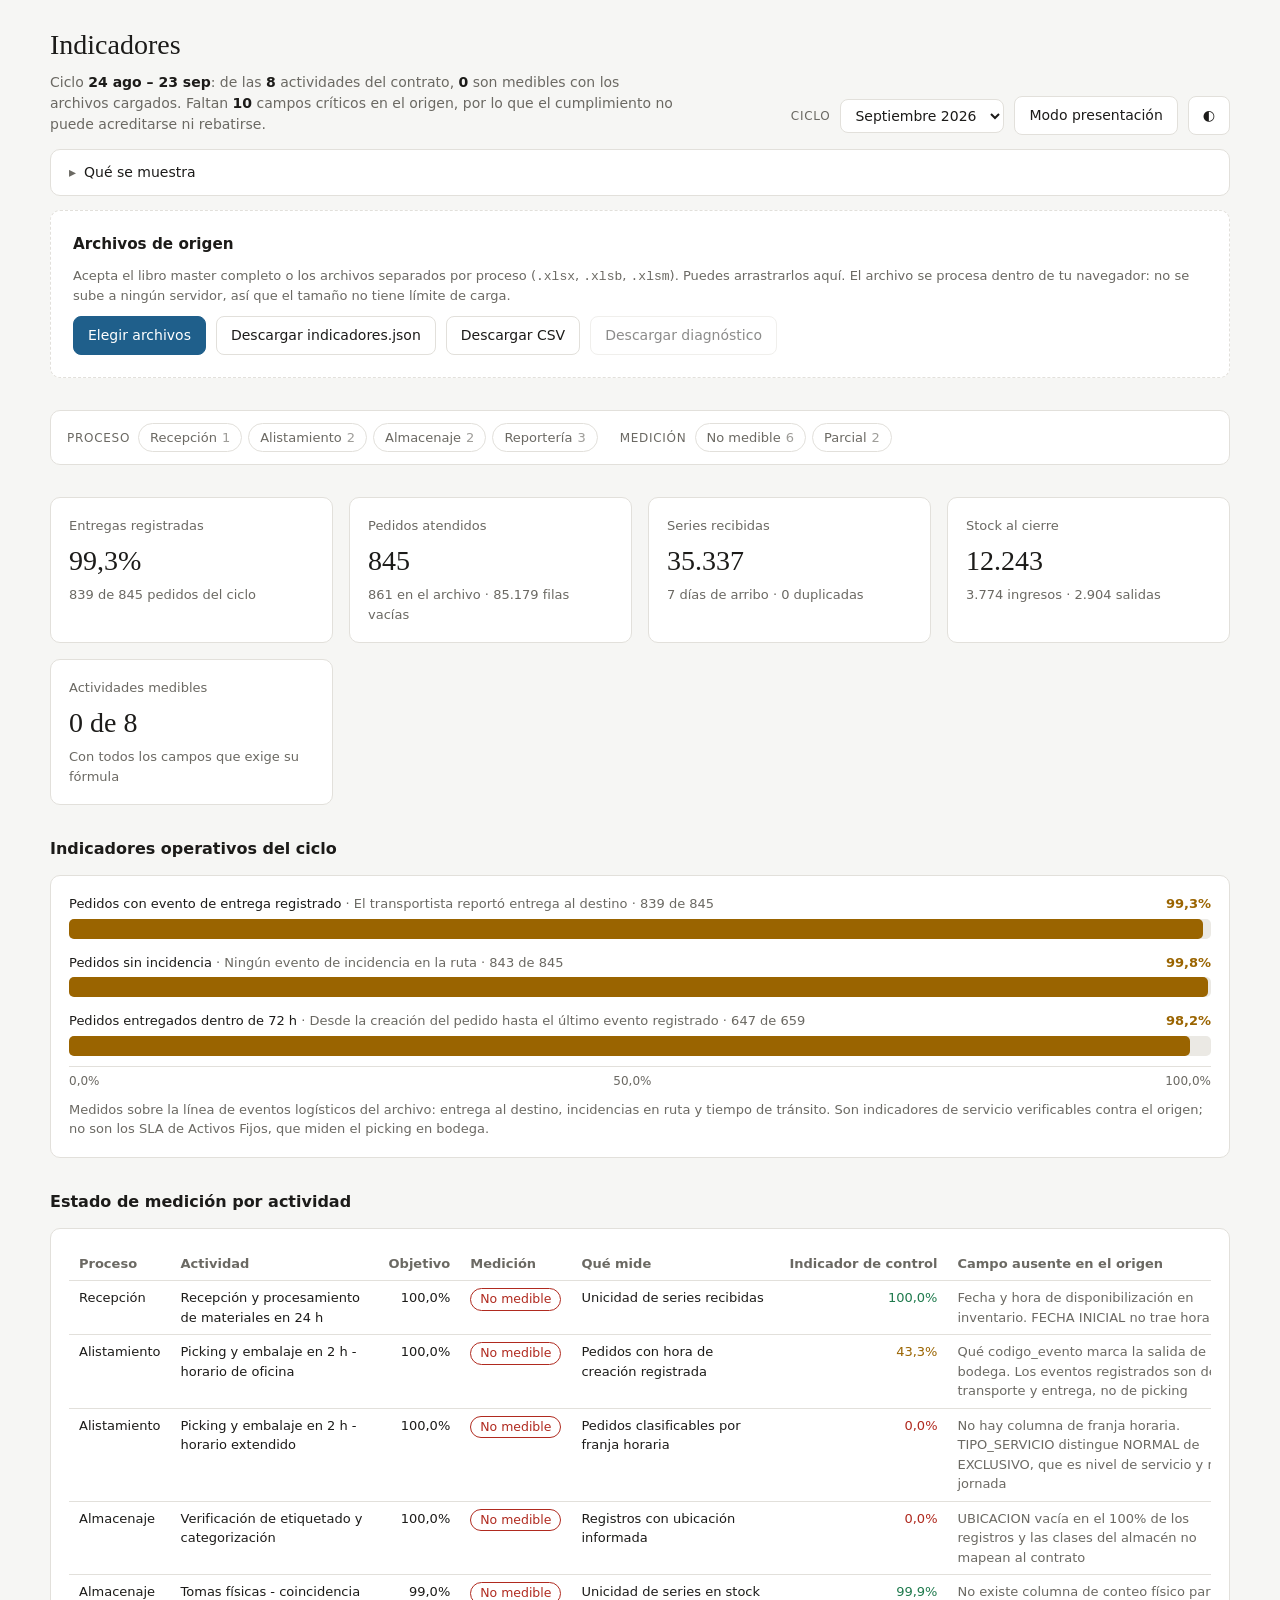
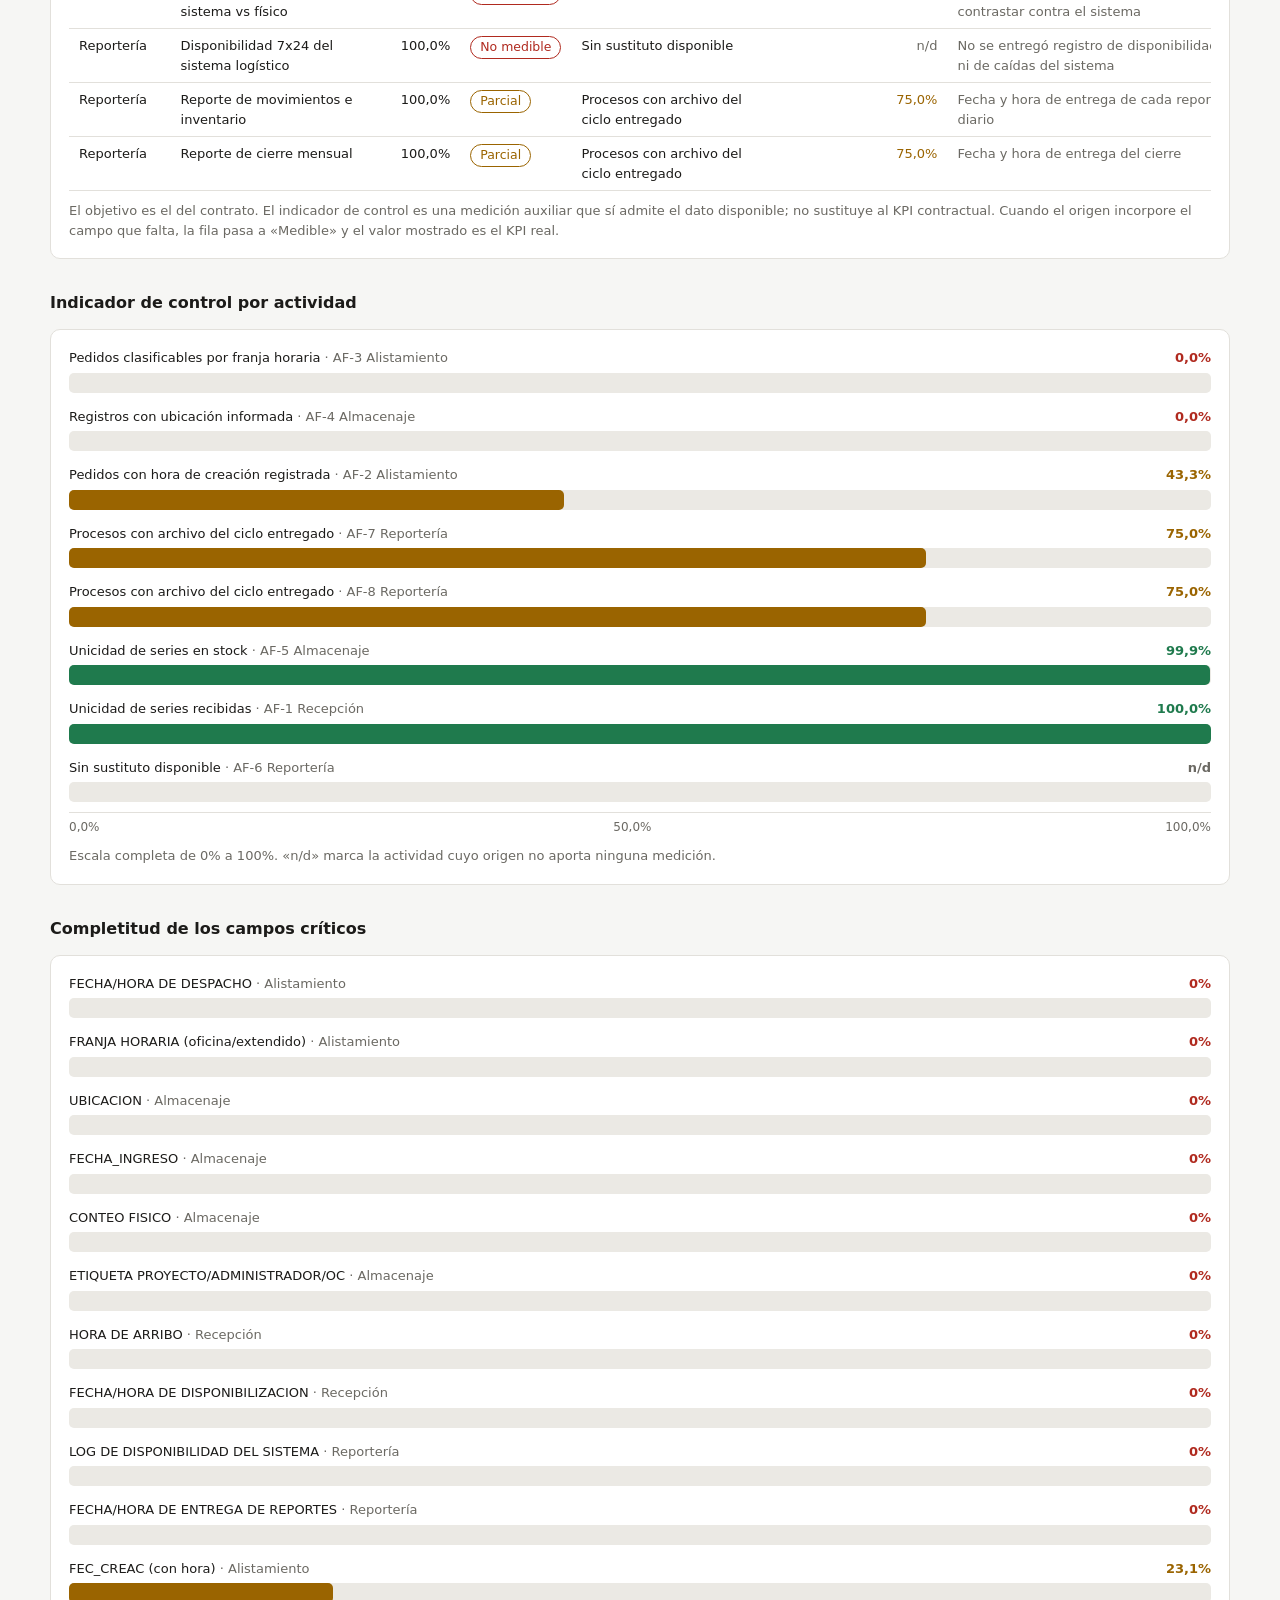
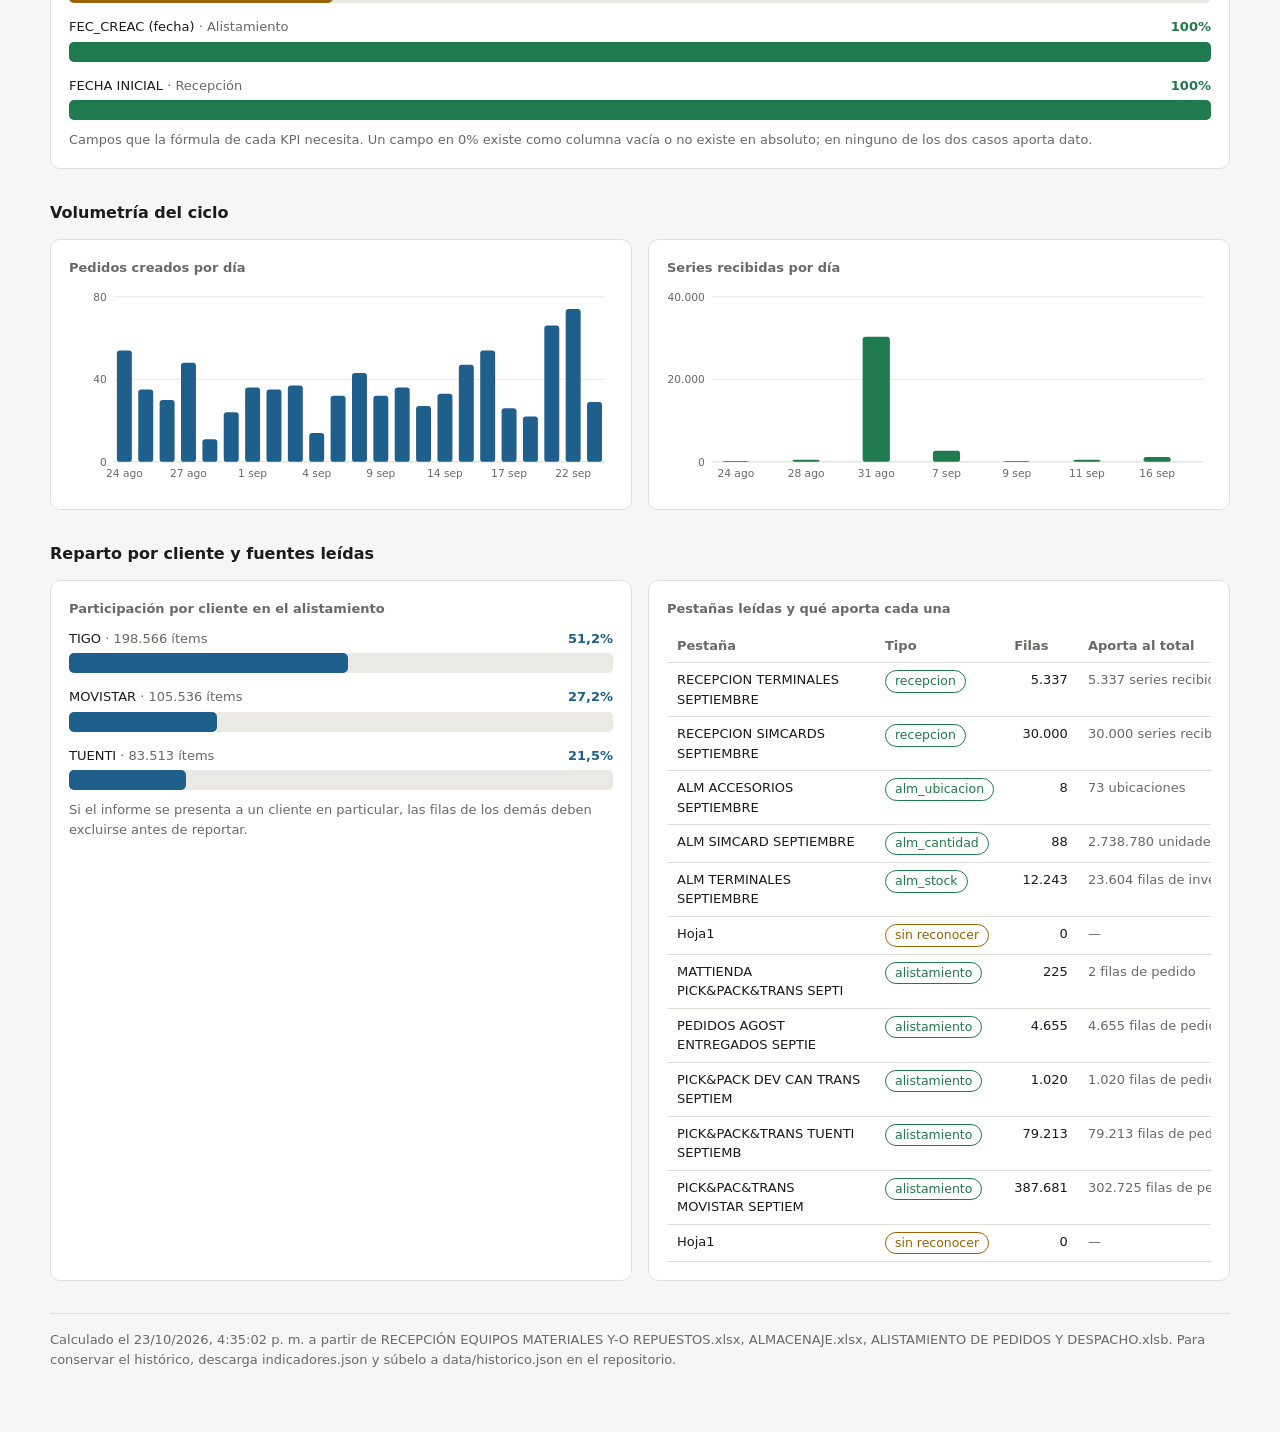
<file: index.html>
<!doctype html>
<html lang="es">
<head>
<meta charset="utf-8">
<meta name="viewport" content="width=device-width, initial-scale=1, viewport-fit=cover">
<title>Indicadores</title>
<meta name="description" content="Tablero de indicadores de servicio de Activos Fijos. Lee los libros de Excel del proveedor en el navegador, sin subirlos a ningún servidor.">
<link rel="icon" href="data:image/svg+xml,<svg xmlns='http://www.w3.org/2000/svg' viewBox='0 0 16 16'><text y='13' font-size='13'>📊</text></svg>">
<link rel="stylesheet" href="assets/app.css">
</head>
<body>
<div class="wrap">

  <header class="top">
    <div class="topline">
      <div style="display:grid;gap:6px;min-width:0">
        <h1>Indicadores</h1>
        <p class="lede" id="lede">Carga el archivo master, o los archivos por proceso, para calcular los indicadores del ciclo.</p>
      </div>
      <div class="controls">
        <span class="lab">Ciclo</span>
        <select id="periodo" aria-label="Ciclo de reporte" disabled><option>—</option></select>
        <button class="btn" id="presentar" type="button" aria-pressed="false">Modo presentación</button>
        <button class="btn" id="tema" type="button" title="Cambiar tema" aria-label="Cambiar tema">◐</button>
      </div>
    </div>

    <details class="vista" id="vista">
      <summary>Qué se muestra</summary>
      <div class="vista-cuerpo">
        <fieldset>
          <legend>Columnas de la tabla</legend>
          <label><input type="checkbox" data-col="proceso" checked> Proceso</label>
          <label><input type="checkbox" data-col="objetivo" checked> Objetivo</label>
          <label><input type="checkbox" data-col="medicion" checked> Medición</label>
          <label><input type="checkbox" data-col="quemide" checked> Qué mide</label>
          <label><input type="checkbox" data-col="falta" checked> Campo ausente</label>
        </fieldset>
        <fieldset>
          <legend>Secciones</legend>
          <label><input type="checkbox" data-sec="cifras" checked> Resumen del ciclo</label>
          <label><input type="checkbox" data-sec="operativos" checked> Indicadores operativos</label>
          <label><input type="checkbox" data-sec="medicion" checked> Estado de medición</label>
          <label><input type="checkbox" data-sec="control" checked> Indicador de control</label>
          <label><input type="checkbox" data-sec="campos" checked> Completitud de campos</label>
          <label><input type="checkbox" data-sec="volumen" checked> Volumetría</label>
          <label><input type="checkbox" data-sec="reparto" checked> Reparto y fuentes</label>
        </fieldset>
        <p class="cap muted">La actividad y su indicador de control no se ocultan: son lo que da sentido a la cifra. El modo presentación esconde la carga de archivos y agranda la letra para proyectar.</p>
      </div>
    </details>

    <div class="drop" id="drop">
      <h2>Archivos de origen</h2>
      <p class="cap muted">
        Acepta el libro master completo o los archivos separados por proceso (<code>.xlsx</code>, <code>.xlsb</code>, <code>.xlsm</code>).
        Puedes arrastrarlos aquí. El archivo se procesa dentro de tu navegador: no se sube a ningún servidor, así que el tamaño no tiene límite de carga.
      </p>
      <div class="controls">
        <input type="file" id="files" multiple accept=".xlsx,.xlsb,.xlsm,.xls" hidden>
        <button class="btn primary" id="elegir" type="button">Elegir archivos</button>
        <button class="btn" id="descargar" type="button" disabled>Descargar indicadores.json</button>
        <button class="btn" id="descargarCsv" type="button" disabled>Descargar CSV</button>
        <button class="btn" id="descargarDiag" type="button" disabled>Descargar diagnóstico</button>
      </div>
      <div class="bar-progress" id="progress" hidden><i></i></div>
      <div class="log" id="log" hidden></div>
    </div>
  </header>

  <div class="filtros" id="filtros" hidden>
    <div class="filtro-grupo">
      <span class="lab">Proceso</span>
      <div class="chips" id="chipsProceso"></div>
    </div>
    <div class="filtro-grupo">
      <span class="lab">Medición</span>
      <div class="chips" id="chipsEstado"></div>
    </div>
    <button class="btn limpiar" id="limpiar" type="button" hidden>Limpiar filtros</button>
  </div>

  <section id="cifras">
    <div class="grid" id="tiles"></div>
  </section>

  <section id="operativos">
    <h2>Indicadores operativos del ciclo</h2>
    <div class="card">
      <div class="rows" id="barrasOperativos"></div>
      <div class="axis" id="ejeOperativos"></div>
      <p class="cap muted">Medidos sobre la línea de eventos logísticos del archivo: entrega al destino, incidencias en ruta y tiempo de tránsito. Son indicadores de servicio verificables contra el origen; no son los SLA de Activos Fijos, que miden el picking en bodega.</p>
    </div>
  </section>

  <section id="medicion">
    <h2>Estado de medición por actividad</h2>
    <div class="card">
      <div class="tablewrap">
        <table id="tabla">
          <thead><tr>
            <th data-col="proceso">Proceso</th>
            <th data-col="actividad">Actividad</th>
            <th data-col="objetivo">Objetivo</th>
            <th data-col="medicion">Medición</th>
            <th data-col="quemide">Qué mide</th>
            <th data-col="valor">Indicador de control</th>
            <th data-col="falta">Campo ausente en el origen</th>
          </tr></thead>
          <tbody></tbody>
        </table>
      </div>
      <p class="cap muted">El objetivo es el del contrato. El indicador de control es una medición auxiliar que sí admite el dato disponible; no sustituye al KPI contractual. Cuando el origen incorpore el campo que falta, la fila pasa a «Medible» y el valor mostrado es el KPI real.</p>
    </div>
  </section>

  <section id="control">
    <h2>Indicador de control por actividad</h2>
    <div class="card">
      <div class="rows" id="barras"></div>
      <div class="axis" id="eje"></div>
      <p class="cap muted" id="notaBarras"></p>
    </div>
  </section>

  <section id="campos">
    <h2>Completitud de los campos críticos</h2>
    <div class="card">
      <div class="rows" id="barrasCampos"></div>
      <p class="cap muted">Campos que la fórmula de cada KPI necesita. Un campo en 0% existe como columna vacía o no existe en absoluto; en ninguno de los dos casos aporta dato.</p>
    </div>
  </section>

  <section id="volumen">
    <h2>Volumetría del ciclo</h2>
    <div class="grid2">
      <div class="card"><h3 class="stat-k">Pedidos creados por día</h3><div class="chart" id="chartPed"></div></div>
      <div class="card"><h3 class="stat-k">Series recibidas por día</h3><div class="chart" id="chartRec"></div></div>
    </div>
  </section>

  <section id="reparto">
    <h2>Reparto por cliente y fuentes leídas</h2>
    <div class="grid2">
      <div class="card">
        <h3 class="stat-k">Participación por cliente en el alistamiento</h3>
        <div class="rows" id="clientes"></div>
        <p class="cap muted">Si el informe se presenta a un cliente en particular, las filas de los demás deben excluirse antes de reportar.</p>
      </div>
      <div class="card">
        <h3 class="stat-k">Pestañas leídas y qué aporta cada una</h3>
        <div class="tablewrap">
          <table id="hojas"><thead><tr><th>Pestaña</th><th>Tipo</th><th>Filas</th><th>Aporta al total</th></tr></thead><tbody></tbody></table>
        </div>
      </div>
    </div>
  </section>

  <footer>
    <p id="pie">Los datos se calculan en el navegador. Para conservar el histórico, descarga <code>indicadores.json</code> y súbelo a <code>data/historico.json</code> en el repositorio.</p>
  </footer>

</div>
<script src="assets/app.js"></script>
</body>
</html>
</file>
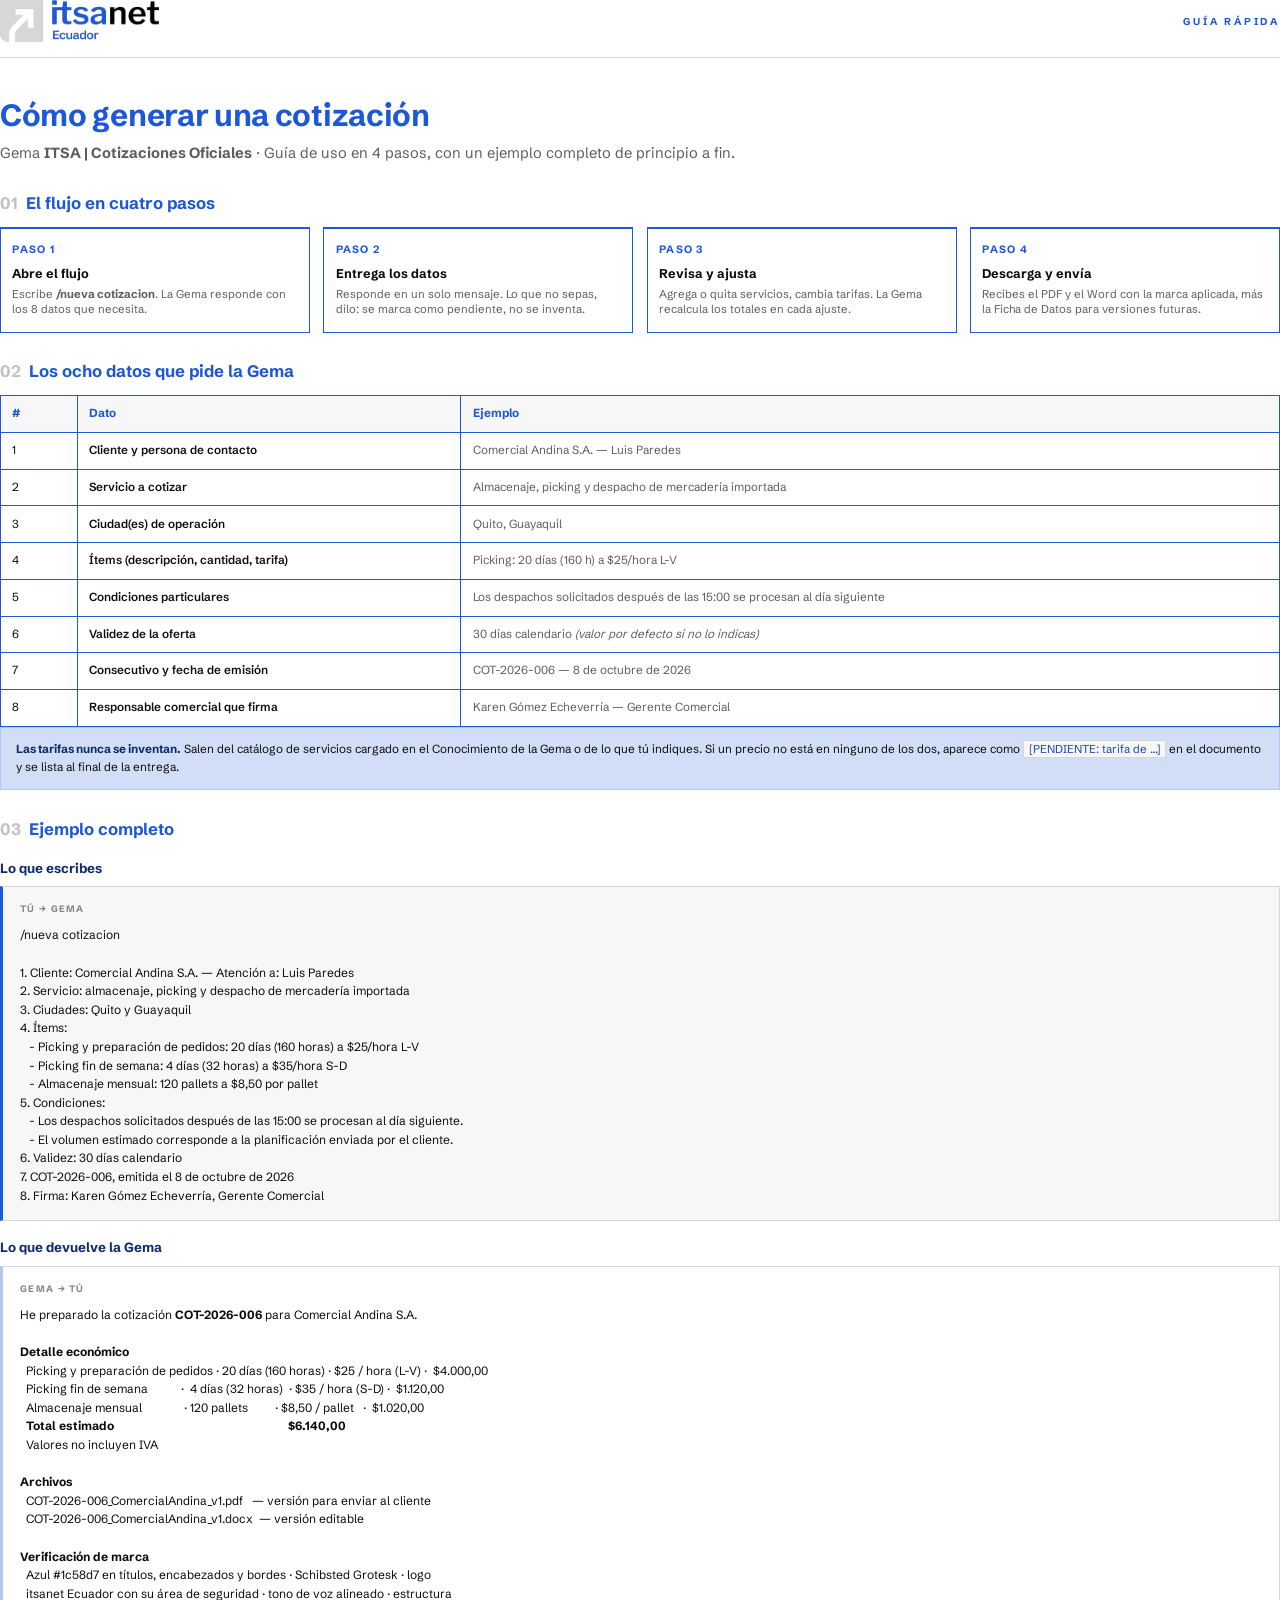
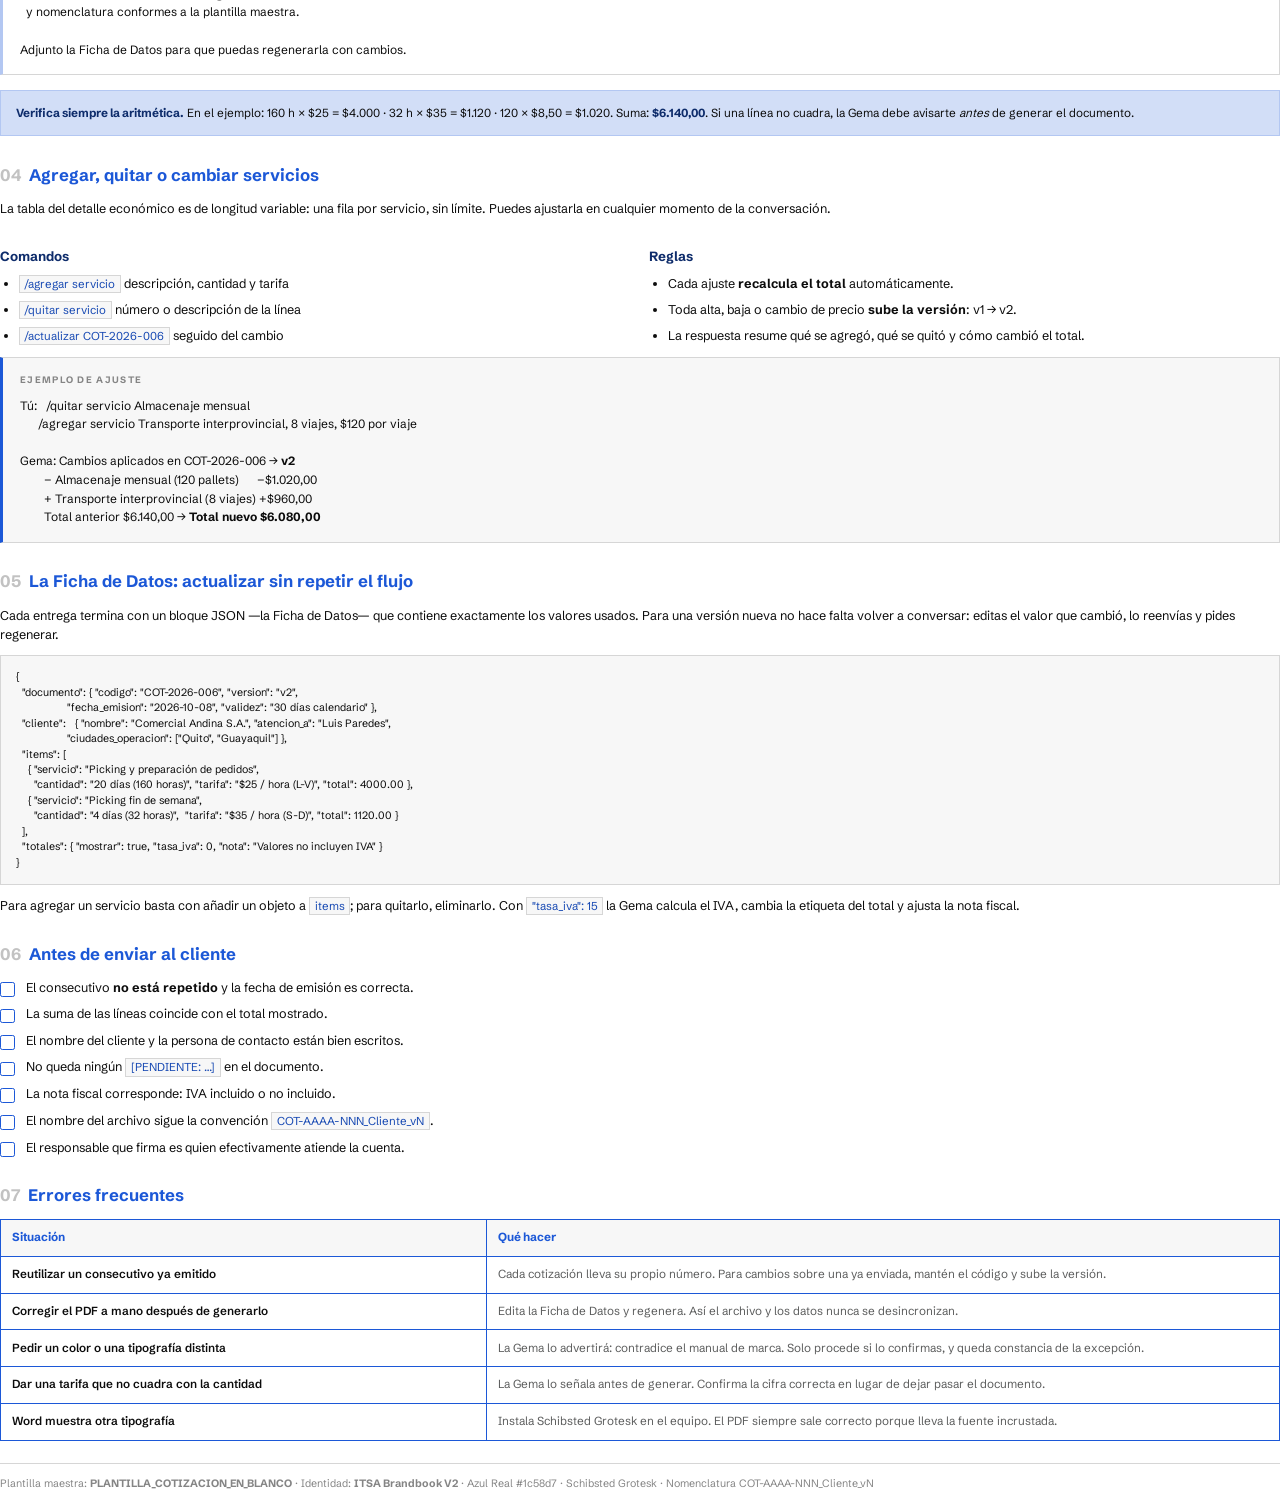
<file: plantillas/guia/guia_rapida_cotizacion.html>
<!DOCTYPE html>
<html lang="es">
<head>
<meta charset="utf-8">
<title>Guía rápida — Cómo generar una cotización</title>
<style>
  @font-face{font-family:'Schibsted Grotesk';src:url('../assets/fonts/SchibstedGrotesk-400.woff2') format('woff2');font-weight:400}
  @font-face{font-family:'Schibsted Grotesk';src:url('../assets/fonts/SchibstedGrotesk-500.woff2') format('woff2');font-weight:500}
  @font-face{font-family:'Schibsted Grotesk';src:url('../assets/fonts/SchibstedGrotesk-600.woff2') format('woff2');font-weight:600}
  @font-face{font-family:'Schibsted Grotesk';src:url('../assets/fonts/SchibstedGrotesk-700.woff2') format('woff2');font-weight:700}

  :root{
    --azul:#1c58d7; --azul-60:#1749B3; --azul-80:#0E2C6B;
    --tint-10:#D2DEF7; --tint-20:#B3C7F2;
    --gris-fondo:#F7F7F7; --gris-linea:#D6D6D6; --gris-num:#C2C2C2;
    --gris-label:#858585; --gris-texto:#5C5D5D; --negro:#0C0C0C;
    --fuente:'Schibsted Grotesk','Inter',Arial,Helvetica,sans-serif;
  }
  @page{size:A4;margin:28mm 18mm 14mm 18mm}
  *{box-sizing:border-box}
  html,body{margin:0;padding:0}
  body{font-family:var(--fuente);font-size:9.5pt;line-height:1.5;color:var(--negro);
       -webkit-print-color-adjust:exact;print-color-adjust:exact;background:#fff}

  table.hoja{width:100%;border-collapse:collapse}
  table.hoja>thead>tr>th,table.hoja>tbody>tr>td{border:0;padding:0;text-align:left;font-weight:400}
  table.hoja>thead>tr>th{padding-bottom:7mm}
  .encabezado .fila{display:flex;align-items:center;justify-content:space-between}
  .encabezado img{width:42mm;height:auto;display:block}
  .etiqueta-doc{font-size:7.5pt;font-weight:700;color:var(--azul);text-transform:uppercase;
                letter-spacing:.28em;white-space:nowrap}
  .encabezado hr{border:0;border-top:.75px solid var(--gris-linea);margin:4mm 0 0}

  h1{font-size:23pt;font-weight:700;color:var(--azul);margin:2mm 0 1mm;letter-spacing:-.01em}
  .bajada{font-size:11pt;color:var(--gris-texto);margin:0 0 6mm}
  h2{margin:7mm 0 3mm;font-size:12.5pt;font-weight:700;color:var(--azul);
     display:flex;align-items:baseline;gap:2mm;
     break-after:avoid;page-break-after:avoid}
  h2 .num{color:var(--gris-num)}
  h3{margin:4.5mm 0 2mm;font-size:10pt;font-weight:700;color:var(--azul-80);
     break-after:avoid;page-break-after:avoid}
  p{margin:0 0 3mm}

  /* pasos */
  .pasos{display:flex;gap:3.5mm;margin:0 0 2mm}
  .paso{flex:1;border:.75px solid var(--azul);border-top:2.5px solid var(--azul);
        padding:3.5mm 3mm;background:#fff}
  .paso .n{font-size:8pt;font-weight:700;color:var(--azul);letter-spacing:.12em}
  .paso .t{font-weight:700;font-size:9.5pt;margin:1.5mm 0 1mm}
  .paso .d{font-size:8.5pt;color:var(--gris-texto);line-height:1.4}

  table.datos{width:100%;border-collapse:collapse;table-layout:fixed}
  table.datos th,table.datos td{border:.75px solid var(--azul);padding:2.4mm 3mm;
       vertical-align:top;font-size:8.8pt;word-wrap:break-word}
  table.datos th{background:var(--gris-fondo);color:var(--azul);font-weight:700;text-align:left}
  table.datos td.campo{font-weight:600}
  table.datos td.ej{color:var(--gris-texto)}

  .mensaje{border:.75px solid var(--gris-linea);border-left:3px solid var(--azul);
           background:var(--gris-fondo);padding:4mm 4.5mm;margin:0 0 4mm;
           font-size:9pt;line-height:1.55;white-space:pre-wrap}
  .mensaje .quien{display:block;font-size:7pt;font-weight:700;color:var(--gris-label);
                  text-transform:uppercase;letter-spacing:.14em;margin-bottom:2.5mm}
  .respuesta{border-left-color:var(--tint-20);background:#fff}

  ul.limpia{margin:0 0 3mm;padding-left:5mm}
  ul.limpia li{margin:0 0 1.8mm}
  ol.limpia{margin:0 0 3mm;padding-left:5mm}
  ol.limpia li{margin:0 0 1.8mm}

  .check{list-style:none;margin:0;padding:0}
  .check li{margin:0 0 2mm;padding-left:7mm;position:relative}
  .check li::before{content:'';position:absolute;left:0;top:1.1mm;width:3.4mm;height:3.4mm;
                    border:1px solid var(--azul);border-radius:.6mm}

  .aviso{border:.75px solid var(--tint-20);background:var(--tint-10);
         padding:3.5mm 4mm;margin:0 0 4mm;font-size:8.8pt}
  .aviso b{color:var(--azul-80)}

  code{font-family:'Schibsted Grotesk',monospace;background:var(--gris-fondo);
       border:.5px solid var(--gris-linea);padding:.3mm 1.2mm;font-size:8.6pt;color:var(--azul-60)}
  .json{border:.75px solid var(--gris-linea);background:var(--gris-fondo);padding:3.5mm 4mm;
        font-size:8pt;line-height:1.45;white-space:pre;overflow:hidden;margin:0 0 3mm;
        font-family:'Schibsted Grotesk',monospace}

  .dosCol{display:flex;gap:5mm}
  .dosCol>div{flex:1}
  .nota-pie{margin-top:6mm;padding-top:3mm;border-top:.75px solid var(--gris-linea);
            font-size:8pt;color:var(--gris-label)}
  .salto{break-before:page;page-break-before:always}
  .evitar{break-inside:avoid;page-break-inside:avoid}
</style>
</head>
<body>
<table class="hoja">
<thead><tr><th>
  <header class="encabezado">
    <div class="fila">
      <img src="../assets/img/logo_itsanet_ecuador.png" alt="itsanet Ecuador">
      <span class="etiqueta-doc">Guía rápida</span>
    </div>
    <hr>
  </header>
</th></tr></thead>
<tbody><tr><td>

<h1>Cómo generar una cotización</h1>
<p class="bajada">Gema <b>ITSA | Cotizaciones Oficiales</b> · Guía de uso en 4 pasos, con un ejemplo completo de principio a fin.</p>

<h2><span class="num">01</span> El flujo en cuatro pasos</h2>
<div class="pasos evitar">
  <div class="paso">
    <div class="n">PASO 1</div>
    <div class="t">Abre el flujo</div>
    <div class="d">Escribe <b>/nueva cotizacion</b>. La Gema responde con los 8 datos que necesita.</div>
  </div>
  <div class="paso">
    <div class="n">PASO 2</div>
    <div class="t">Entrega los datos</div>
    <div class="d">Responde en un solo mensaje. Lo que no sepas, dilo: se marca como pendiente, no se inventa.</div>
  </div>
  <div class="paso">
    <div class="n">PASO 3</div>
    <div class="t">Revisa y ajusta</div>
    <div class="d">Agrega o quita servicios, cambia tarifas. La Gema recalcula los totales en cada ajuste.</div>
  </div>
  <div class="paso">
    <div class="n">PASO 4</div>
    <div class="t">Descarga y envía</div>
    <div class="d">Recibes el PDF y el Word con la marca aplicada, más la Ficha de Datos para versiones futuras.</div>
  </div>
</div>

<h2><span class="num">02</span> Los ocho datos que pide la Gema</h2>
<table class="datos evitar">
  <colgroup><col style="width:6%"><col style="width:30%"><col style="width:64%"></colgroup>
  <tr><th>#</th><th>Dato</th><th>Ejemplo</th></tr>
  <tr><td>1</td><td class="campo">Cliente y persona de contacto</td><td class="ej">Comercial Andina S.A. — Luis Paredes</td></tr>
  <tr><td>2</td><td class="campo">Servicio a cotizar</td><td class="ej">Almacenaje, picking y despacho de mercadería importada</td></tr>
  <tr><td>3</td><td class="campo">Ciudad(es) de operación</td><td class="ej">Quito, Guayaquil</td></tr>
  <tr><td>4</td><td class="campo">Ítems (descripción, cantidad, tarifa)</td><td class="ej">Picking: 20 días (160 h) a $25/hora L-V</td></tr>
  <tr><td>5</td><td class="campo">Condiciones particulares</td><td class="ej">Los despachos solicitados después de las 15:00 se procesan al día siguiente</td></tr>
  <tr><td>6</td><td class="campo">Validez de la oferta</td><td class="ej">30 días calendario <i>(valor por defecto si no lo indicas)</i></td></tr>
  <tr><td>7</td><td class="campo">Consecutivo y fecha de emisión</td><td class="ej">COT-2026-006 — 8 de octubre de 2026</td></tr>
  <tr><td>8</td><td class="campo">Responsable comercial que firma</td><td class="ej">Karen Gómez Echeverría — Gerente Comercial</td></tr>
</table>

<div class="aviso evitar">
  <b>Las tarifas nunca se inventan.</b> Salen del catálogo de servicios cargado en el Conocimiento de la Gema
  o de lo que tú indiques. Si un precio no está en ninguno de los dos, aparece como
  <code>[PENDIENTE: tarifa de …]</code> en el documento y se lista al final de la entrega.
</div>

<h2><span class="num">03</span> Ejemplo completo</h2>
<h3>Lo que escribes</h3>
<div class="mensaje"><span class="quien">Tú → Gema</span>/nueva cotizacion

1. Cliente: Comercial Andina S.A. — Atención a: Luis Paredes
2. Servicio: almacenaje, picking y despacho de mercadería importada
3. Ciudades: Quito y Guayaquil
4. Ítems:
   - Picking y preparación de pedidos: 20 días (160 horas) a $25/hora L-V
   - Picking fin de semana: 4 días (32 horas) a $35/hora S-D
   - Almacenaje mensual: 120 pallets a $8,50 por pallet
5. Condiciones:
   - Los despachos solicitados después de las 15:00 se procesan al día siguiente.
   - El volumen estimado corresponde a la planificación enviada por el cliente.
6. Validez: 30 días calendario
7. COT-2026-006, emitida el 8 de octubre de 2026
8. Firma: Karen Gómez Echeverría, Gerente Comercial</div>

<h3>Lo que devuelve la Gema</h3>
<div class="mensaje respuesta"><span class="quien">Gema → Tú</span>He preparado la cotización <b>COT-2026-006</b> para Comercial Andina S.A.

<b>Detalle económico</b>
  Picking y preparación de pedidos · 20 días (160 horas) · $25 / hora (L-V) ·  $4.000,00
  Picking fin de semana           ·  4 días (32 horas)  · $35 / hora (S-D) ·  $1.120,00
  Almacenaje mensual              · 120 pallets         · $8,50 / pallet   ·  $1.020,00
  <b>Total estimado                                                          $6.140,00</b>
  Valores no incluyen IVA

<b>Archivos</b>
  COT-2026-006_ComercialAndina_v1.pdf   — versión para enviar al cliente
  COT-2026-006_ComercialAndina_v1.docx  — versión editable

<b>Verificación de marca</b>
  Azul #1c58d7 en títulos, encabezados y bordes · Schibsted Grotesk · logo
  itsanet Ecuador con su área de seguridad · tono de voz alineado · estructura
  y nomenclatura conformes a la plantilla maestra.

Adjunto la Ficha de Datos para que puedas regenerarla con cambios.</div>

<div class="aviso evitar">
  <b>Verifica siempre la aritmética.</b> En el ejemplo: 160&nbsp;h × $25 = $4.000 · 32&nbsp;h × $35 = $1.120 ·
  120 × $8,50 = $1.020. Suma: <b>$6.140,00</b>. Si una línea no cuadra, la Gema debe avisarte
  <i>antes</i> de generar el documento.
</div>

<h2><span class="num">04</span> Agregar, quitar o cambiar servicios</h2>
<p>La tabla del detalle económico es de longitud variable: una fila por servicio, sin límite. Puedes ajustarla en cualquier momento de la conversación.</p>
<div class="dosCol evitar">
  <div>
    <h3>Comandos</h3>
    <ul class="limpia">
      <li><code>/agregar servicio</code> descripción, cantidad y tarifa</li>
      <li><code>/quitar servicio</code> número o descripción de la línea</li>
      <li><code>/actualizar COT-2026-006</code> seguido del cambio</li>
    </ul>
  </div>
  <div>
    <h3>Reglas</h3>
    <ul class="limpia">
      <li>Cada ajuste <b>recalcula el total</b> automáticamente.</li>
      <li>Toda alta, baja o cambio de precio <b>sube la versión</b>: v1 → v2.</li>
      <li>La respuesta resume qué se agregó, qué se quitó y cómo cambió el total.</li>
    </ul>
  </div>
</div>
<div class="mensaje"><span class="quien">Ejemplo de ajuste</span>Tú:   /quitar servicio Almacenaje mensual
      /agregar servicio Transporte interprovincial, 8 viajes, $120 por viaje

Gema: Cambios aplicados en COT-2026-006 → <b>v2</b>
        − Almacenaje mensual (120 pallets)      −$1.020,00
        + Transporte interprovincial (8 viajes) +$960,00
        Total anterior $6.140,00 → <b>Total nuevo $6.080,00</b></div>

<h2><span class="num">05</span> La Ficha de Datos: actualizar sin repetir el flujo</h2>
<p>Cada entrega termina con un bloque JSON —la Ficha de Datos— que contiene exactamente los valores usados. Para una versión nueva no hace falta volver a conversar: editas el valor que cambió, lo reenvías y pides regenerar.</p>
<div class="json">{
  "documento": { "codigo": "COT-2026-006", "version": "v2",
                 "fecha_emision": "2026-10-08", "validez": "30 días calendario" },
  "cliente":   { "nombre": "Comercial Andina S.A.", "atencion_a": "Luis Paredes",
                 "ciudades_operacion": ["Quito", "Guayaquil"] },
  "items": [
    { "servicio": "Picking y preparación de pedidos",
      "cantidad": "20 días (160 horas)", "tarifa": "$25 / hora (L-V)", "total": 4000.00 },
    { "servicio": "Picking fin de semana",
      "cantidad": "4 días (32 horas)",  "tarifa": "$35 / hora (S-D)", "total": 1120.00 }
  ],
  "totales": { "mostrar": true, "tasa_iva": 0, "nota": "Valores no incluyen IVA" }
}</div>
<p>Para agregar un servicio basta con añadir un objeto a <code>items</code>; para quitarlo, eliminarlo. Con <code>"tasa_iva": 15</code> la Gema calcula el IVA, cambia la etiqueta del total y ajusta la nota fiscal.</p>

<h2><span class="num">06</span> Antes de enviar al cliente</h2>
<ul class="check evitar">
  <li>El consecutivo <b>no está repetido</b> y la fecha de emisión es correcta.</li>
  <li>La suma de las líneas coincide con el total mostrado.</li>
  <li>El nombre del cliente y la persona de contacto están bien escritos.</li>
  <li>No queda ningún <code>[PENDIENTE: …]</code> en el documento.</li>
  <li>La nota fiscal corresponde: IVA incluido o no incluido.</li>
  <li>El nombre del archivo sigue la convención <code>COT-AAAA-NNN_Cliente_vN</code>.</li>
  <li>El responsable que firma es quien efectivamente atiende la cuenta.</li>
</ul>

<h2><span class="num">07</span> Errores frecuentes</h2>
<table class="datos evitar">
  <colgroup><col style="width:38%"><col style="width:62%"></colgroup>
  <tr><th>Situación</th><th>Qué hacer</th></tr>
  <tr><td class="campo">Reutilizar un consecutivo ya emitido</td>
      <td class="ej">Cada cotización lleva su propio número. Para cambios sobre una ya enviada, mantén el código y sube la versión.</td></tr>
  <tr><td class="campo">Corregir el PDF a mano después de generarlo</td>
      <td class="ej">Edita la Ficha de Datos y regenera. Así el archivo y los datos nunca se desincronizan.</td></tr>
  <tr><td class="campo">Pedir un color o una tipografía distinta</td>
      <td class="ej">La Gema lo advertirá: contradice el manual de marca. Solo procede si lo confirmas, y queda constancia de la excepción.</td></tr>
  <tr><td class="campo">Dar una tarifa que no cuadra con la cantidad</td>
      <td class="ej">La Gema lo señala antes de generar. Confirma la cifra correcta en lugar de dejar pasar el documento.</td></tr>
  <tr><td class="campo">Word muestra otra tipografía</td>
      <td class="ej">Instala Schibsted Grotesk en el equipo. El PDF siempre sale correcto porque lleva la fuente incrustada.</td></tr>
</table>

<p class="nota-pie">Plantilla maestra: <b>PLANTILLA_COTIZACION_EN_BLANCO</b> · Identidad: <b>ITSA Brandbook V2</b> ·
Azul Real #1c58d7 · Schibsted Grotesk · Nomenclatura COT-AAAA-NNN_Cliente_vN</p>

</td></tr></tbody>
</table>
</body>
</html>
</file>
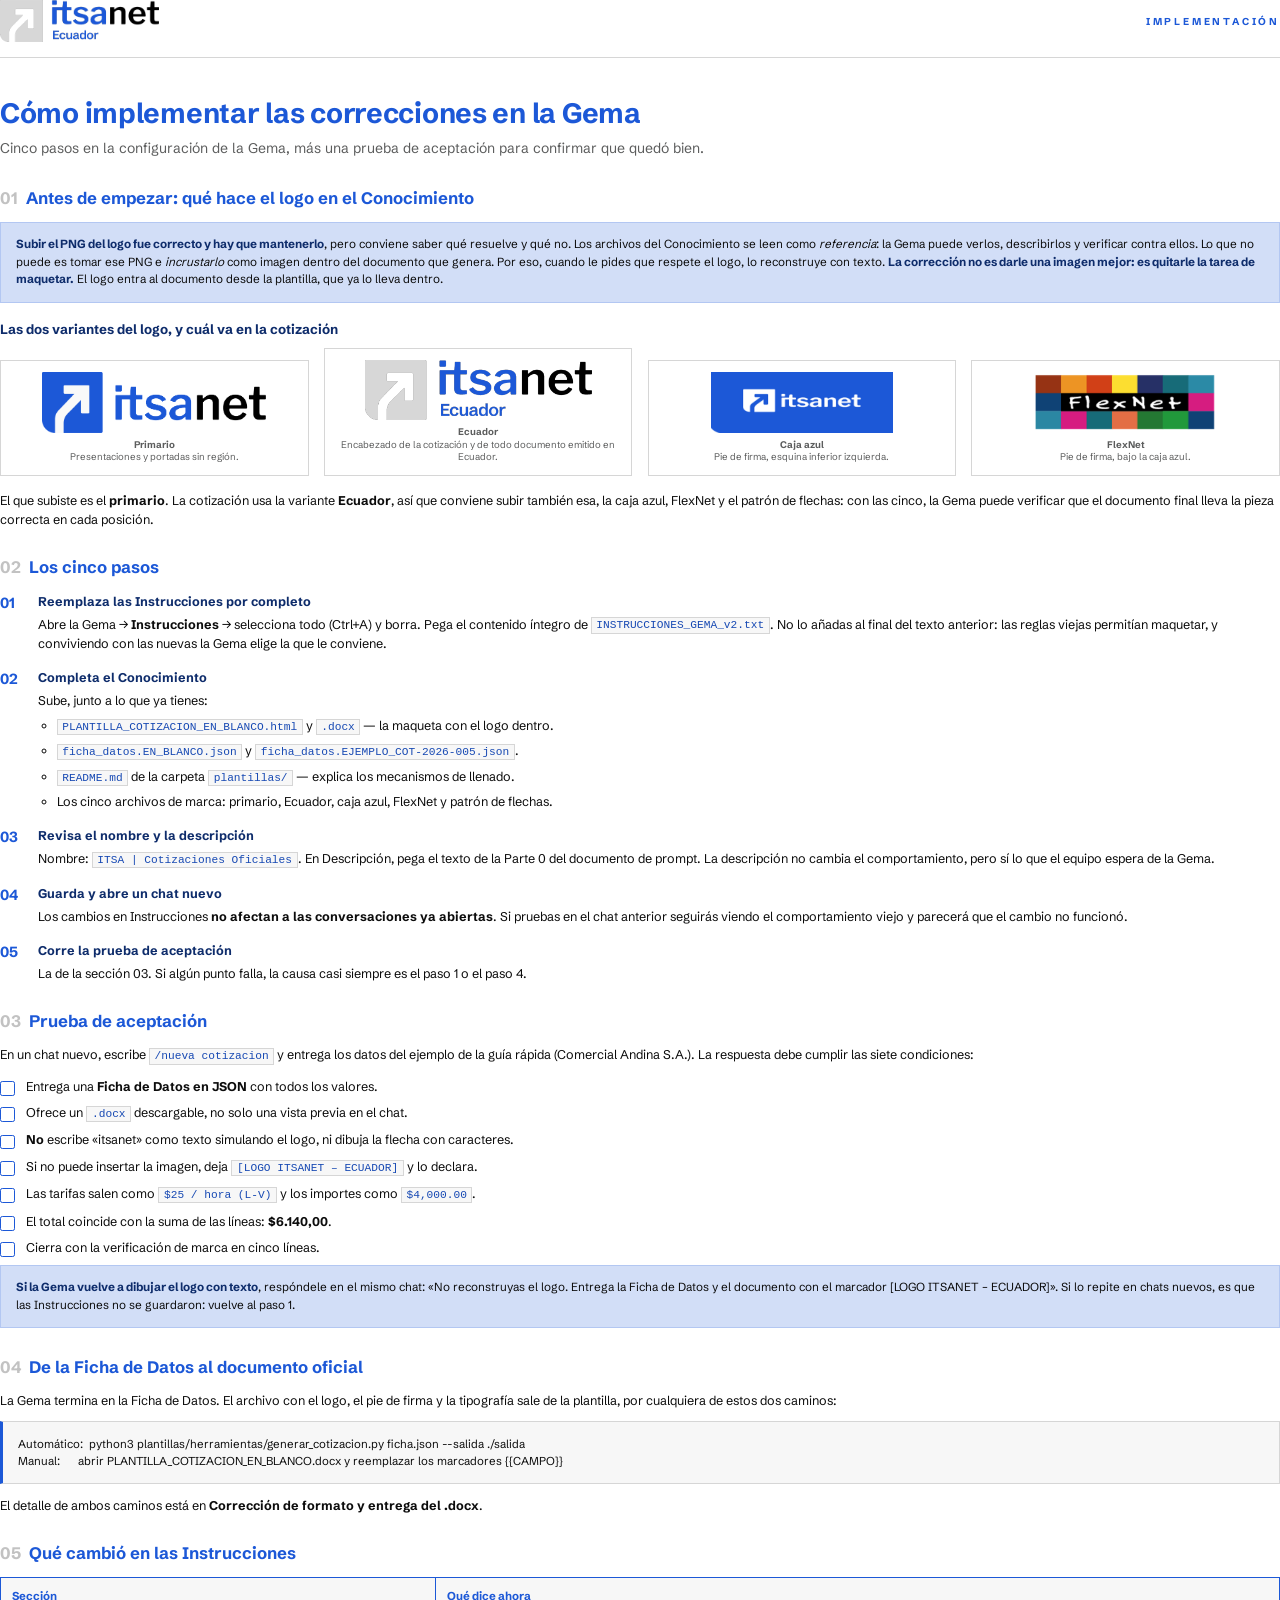
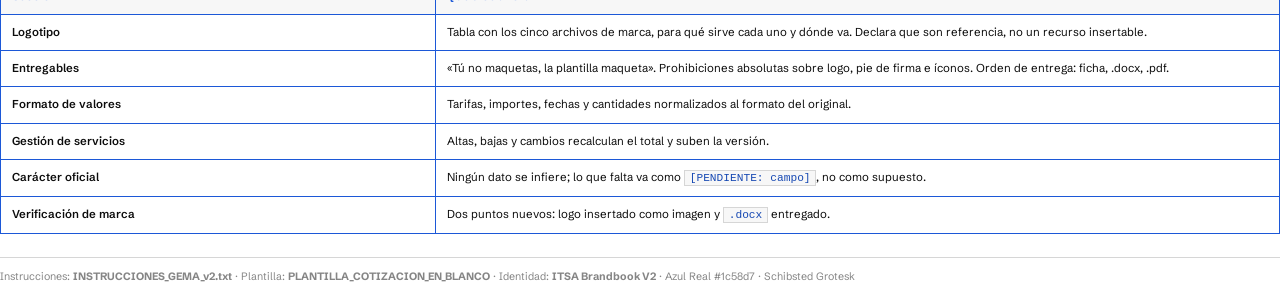
<file: plantillas/guia/implementacion_gema.html>
<!DOCTYPE html>
<html lang="es">
<head>
<meta charset="utf-8">
<title>Cómo implementar las correcciones en la Gema</title>
<style>
  @font-face{font-family:'Schibsted Grotesk';src:url('../assets/fonts/SchibstedGrotesk-400.woff2') format('woff2');font-weight:400}
  @font-face{font-family:'Schibsted Grotesk';src:url('../assets/fonts/SchibstedGrotesk-500.woff2') format('woff2');font-weight:500}
  @font-face{font-family:'Schibsted Grotesk';src:url('../assets/fonts/SchibstedGrotesk-600.woff2') format('woff2');font-weight:600}
  @font-face{font-family:'Schibsted Grotesk';src:url('../assets/fonts/SchibstedGrotesk-700.woff2') format('woff2');font-weight:700}
  :root{--azul:#1c58d7;--azul-60:#1749B3;--azul-80:#0E2C6B;--tint-10:#D2DEF7;--tint-20:#B3C7F2;
        --gris-fondo:#F7F7F7;--gris-linea:#D6D6D6;--gris-num:#C2C2C2;--gris-label:#858585;
        --gris-texto:#5C5D5D;--negro:#0C0C0C;--fuente:'Schibsted Grotesk','Inter',Arial,sans-serif}
  @page{size:A4;margin:28mm 18mm 14mm 18mm}
  *{box-sizing:border-box}
  html,body{margin:0;padding:0}
  body{font-family:var(--fuente);font-size:9.5pt;line-height:1.5;color:var(--negro);
       -webkit-print-color-adjust:exact;print-color-adjust:exact;background:#fff}
  table.hoja{width:100%;border-collapse:collapse}
  table.hoja>thead>tr>th,table.hoja>tbody>tr>td{border:0;padding:0;text-align:left;font-weight:400}
  table.hoja>thead>tr>th{padding-bottom:7mm}
  .encabezado .fila{display:flex;align-items:center;justify-content:space-between}
  .encabezado img{width:42mm;height:auto;display:block}
  .etiqueta-doc{font-size:7.5pt;font-weight:700;color:var(--azul);text-transform:uppercase;
                letter-spacing:.28em}
  .encabezado hr{border:0;border-top:.75px solid var(--gris-linea);margin:4mm 0 0}
  h1{font-size:21pt;font-weight:700;color:var(--azul);margin:2mm 0 1mm;letter-spacing:-.01em}
  .bajada{font-size:10.5pt;color:var(--gris-texto);margin:0 0 6mm}
  h2{margin:7mm 0 3mm;font-size:12.5pt;font-weight:700;color:var(--azul);display:flex;
     align-items:baseline;gap:2mm;break-after:avoid;page-break-after:avoid}
  h2 .num{color:var(--gris-num)}
  h3{margin:4.5mm 0 2mm;font-size:10pt;font-weight:700;color:var(--azul-80);
     break-after:avoid;page-break-after:avoid}
  p{margin:0 0 3mm}
  table.datos{width:100%;border-collapse:collapse;table-layout:fixed}
  table.datos th,table.datos td{border:.75px solid var(--azul);padding:2.4mm 3mm;
       vertical-align:top;font-size:8.6pt;word-wrap:break-word}
  table.datos th{background:var(--gris-fondo);color:var(--azul);font-weight:700}
  table.datos td.el{font-weight:600}
  .aviso{border:.75px solid var(--tint-20);background:var(--tint-10);padding:3.5mm 4mm;
         margin:0 0 4mm;font-size:8.8pt}
  .aviso b{color:var(--azul-80)}
  ol.pasos{margin:0 0 3mm;padding-left:0;list-style:none;counter-reset:paso}
  ol.pasos>li{counter-increment:paso;position:relative;padding-left:10mm;margin:0 0 4mm;
              break-inside:avoid;page-break-inside:avoid}
  ol.pasos>li::before{content:counter(paso,decimal-leading-zero);position:absolute;left:0;top:0;
       font-weight:700;color:var(--azul);font-size:11pt;letter-spacing:.02em}
  ol.pasos>li .t{font-weight:700;color:var(--azul-80);display:block;margin-bottom:1mm}
  ul.limpia{margin:1.5mm 0 0;padding-left:5mm}
  ul.limpia li{margin:0 0 1.5mm}
  .check{list-style:none;margin:0;padding:0}
  .check li{margin:0 0 2mm;padding-left:7mm;position:relative}
  .check li::before{content:'';position:absolute;left:0;top:1.1mm;width:3.4mm;height:3.4mm;
                    border:1px solid var(--azul);border-radius:.6mm}
  code{background:var(--gris-fondo);border:.5px solid var(--gris-linea);padding:.3mm 1.2mm;
       font-size:8.4pt;color:var(--azul-60)}
  .cmd{border:.75px solid var(--gris-linea);border-left:3px solid var(--azul);
       background:var(--gris-fondo);padding:3.5mm 4mm;margin:0 0 3mm;font-size:8.6pt;
       white-space:pre-wrap;line-height:1.5}
  .nota-pie{margin-top:6mm;padding-top:3mm;border-top:.75px solid var(--gris-linea);
            font-size:8pt;color:var(--gris-label)}
  .evitar{break-inside:avoid;page-break-inside:avoid}
  .logos{display:flex;gap:4mm;align-items:flex-end;margin:1mm 0 4mm}
  .logos figure{margin:0;flex:1;text-align:center}
  .logos img{max-width:100%;max-height:16mm;width:auto;display:block;margin:0 auto 1.5mm}
  .logos figcaption{font-size:7.2pt;color:var(--gris-texto);line-height:1.3}
  .logos .caja{background:#fff;border:.75px solid var(--gris-linea);padding:3mm 2mm;height:100%}
</style>
</head>
<body>
<table class="hoja">
<thead><tr><th>
  <header class="encabezado">
    <div class="fila">
      <img src="../assets/img/logo_itsanet_ecuador.png" alt="itsanet Ecuador">
      <span class="etiqueta-doc">Implementación</span>
    </div>
    <hr>
  </header>
</th></tr></thead>
<tbody><tr><td>

<h1>Cómo implementar las correcciones en la Gema</h1>
<p class="bajada">Cinco pasos en la configuración de la Gema, más una prueba de aceptación para confirmar que quedó bien.</p>

<h2><span class="num">01</span> Antes de empezar: qué hace el logo en el Conocimiento</h2>
<div class="aviso evitar">
  <b>Subir el PNG del logo fue correcto y hay que mantenerlo</b>, pero conviene saber qué resuelve y qué no.
  Los archivos del Conocimiento se leen como <i>referencia</i>: la Gema puede verlos, describirlos y verificar
  contra ellos. Lo que no puede es tomar ese PNG e <i>incrustarlo</i> como imagen dentro del documento que
  genera. Por eso, cuando le pides que respete el logo, lo reconstruye con texto.
  <b>La corrección no es darle una imagen mejor: es quitarle la tarea de maquetar.</b>
  El logo entra al documento desde la plantilla, que ya lo lleva dentro.
</div>

<h3>Las dos variantes del logo, y cuál va en la cotización</h3>
<div class="logos evitar">
  <figure><div class="caja">
    <img src="../assets/img/logo_itsanet_primario.png" alt="Logo primario">
    <figcaption><b>Primario</b><br>Presentaciones y portadas sin región.</figcaption>
  </div></figure>
  <figure><div class="caja">
    <img src="../assets/img/logo_itsanet_ecuador.png" alt="Logo Ecuador">
    <figcaption><b>Ecuador</b><br>Encabezado de la cotización y de todo documento emitido en Ecuador.</figcaption>
  </div></figure>
  <figure><div class="caja">
    <img src="../assets/img/itsa_caja_azul_logo_blanco.png" alt="Caja azul">
    <figcaption><b>Caja azul</b><br>Pie de firma, esquina inferior izquierda.</figcaption>
  </div></figure>
  <figure><div class="caja">
    <img src="../assets/img/logo_flexnet.png" alt="FlexNet">
    <figcaption><b>FlexNet</b><br>Pie de firma, bajo la caja azul.</figcaption>
  </div></figure>
</div>
<p>El que subiste es el <b>primario</b>. La cotización usa la variante <b>Ecuador</b>, así que conviene subir también esa, la caja azul, FlexNet y el patrón de flechas: con las cinco, la Gema puede verificar que el documento final lleva la pieza correcta en cada posición.</p>

<h2><span class="num">02</span> Los cinco pasos</h2>
<ol class="pasos">
  <li><span class="t">Reemplaza las Instrucciones por completo</span>
    Abre la Gema → <b>Instrucciones</b> → selecciona todo (Ctrl+A) y borra. Pega el contenido íntegro de
    <code>INSTRUCCIONES_GEMA_v2.txt</code>. No lo añadas al final del texto anterior: las reglas viejas
    permitían maquetar, y conviviendo con las nuevas la Gema elige la que le conviene.
  </li>
  <li><span class="t">Completa el Conocimiento</span>
    Sube, junto a lo que ya tienes:
    <ul class="limpia">
      <li><code>PLANTILLA_COTIZACION_EN_BLANCO.html</code> y <code>.docx</code> — la maqueta con el logo dentro.</li>
      <li><code>ficha_datos.EN_BLANCO.json</code> y <code>ficha_datos.EJEMPLO_COT-2026-005.json</code>.</li>
      <li><code>README.md</code> de la carpeta <code>plantillas/</code> — explica los mecanismos de llenado.</li>
      <li>Los cinco archivos de marca: primario, Ecuador, caja azul, FlexNet y patrón de flechas.</li>
    </ul>
  </li>
  <li><span class="t">Revisa el nombre y la descripción</span>
    Nombre: <code>ITSA | Cotizaciones Oficiales</code>. En Descripción, pega el texto de la Parte 0 del
    documento de prompt. La descripción no cambia el comportamiento, pero sí lo que el equipo espera de la Gema.
  </li>
  <li><span class="t">Guarda y abre un chat nuevo</span>
    Los cambios en Instrucciones <b>no afectan a las conversaciones ya abiertas</b>. Si pruebas en el chat
    anterior seguirás viendo el comportamiento viejo y parecerá que el cambio no funcionó.
  </li>
  <li><span class="t">Corre la prueba de aceptación</span>
    La de la sección 03. Si algún punto falla, la causa casi siempre es el paso 1 o el paso 4.
  </li>
</ol>

<h2><span class="num">03</span> Prueba de aceptación</h2>
<p>En un chat nuevo, escribe <code>/nueva cotizacion</code> y entrega los datos del ejemplo de la guía rápida (Comercial Andina S.A.). La respuesta debe cumplir las siete condiciones:</p>
<ul class="check evitar">
  <li>Entrega una <b>Ficha de Datos en JSON</b> con todos los valores.</li>
  <li>Ofrece un <code>.docx</code> descargable, no solo una vista previa en el chat.</li>
  <li><b>No</b> escribe «itsanet» como texto simulando el logo, ni dibuja la flecha con caracteres.</li>
  <li>Si no puede insertar la imagen, deja <code>[LOGO ITSANET – ECUADOR]</code> y lo declara.</li>
  <li>Las tarifas salen como <code>$25 / hora (L-V)</code> y los importes como <code>$4,000.00</code>.</li>
  <li>El total coincide con la suma de las líneas: <b>$6.140,00</b>.</li>
  <li>Cierra con la verificación de marca en cinco líneas.</li>
</ul>
<div class="aviso evitar">
  <b>Si la Gema vuelve a dibujar el logo con texto</b>, respóndele en el mismo chat:
  «No reconstruyas el logo. Entrega la Ficha de Datos y el documento con el marcador [LOGO ITSANET – ECUADOR]».
  Si lo repite en chats nuevos, es que las Instrucciones no se guardaron: vuelve al paso 1.
</div>

<h2><span class="num">04</span> De la Ficha de Datos al documento oficial</h2>
<p>La Gema termina en la Ficha de Datos. El archivo con el logo, el pie de firma y la tipografía sale de la plantilla, por cualquiera de estos dos caminos:</p>
<div class="cmd">Automático:  python3 plantillas/herramientas/generar_cotizacion.py ficha.json --salida ./salida
Manual:      abrir PLANTILLA_COTIZACION_EN_BLANCO.docx y reemplazar los marcadores {{CAMPO}}</div>
<p>El detalle de ambos caminos está en <b>Corrección de formato y entrega del .docx</b>.</p>

<h2><span class="num">05</span> Qué cambió en las Instrucciones</h2>
<table class="datos evitar">
  <colgroup><col style="width:34%"><col style="width:66%"></colgroup>
  <tr><th>Sección</th><th>Qué dice ahora</th></tr>
  <tr><td class="el">Logotipo</td><td>Tabla con los cinco archivos de marca, para qué sirve cada uno y dónde va. Declara que son referencia, no un recurso insertable.</td></tr>
  <tr><td class="el">Entregables</td><td>«Tú no maquetas, la plantilla maqueta». Prohibiciones absolutas sobre logo, pie de firma e íconos. Orden de entrega: ficha, .docx, .pdf.</td></tr>
  <tr><td class="el">Formato de valores</td><td>Tarifas, importes, fechas y cantidades normalizados al formato del original.</td></tr>
  <tr><td class="el">Gestión de servicios</td><td>Altas, bajas y cambios recalculan el total y suben la versión.</td></tr>
  <tr><td class="el">Carácter oficial</td><td>Ningún dato se infiere; lo que falta va como <code>[PENDIENTE: campo]</code>, no como supuesto.</td></tr>
  <tr><td class="el">Verificación de marca</td><td>Dos puntos nuevos: logo insertado como imagen y <code>.docx</code> entregado.</td></tr>
</table>

<p class="nota-pie">Instrucciones: <b>INSTRUCCIONES_GEMA_v2.txt</b> · Plantilla: <b>PLANTILLA_COTIZACION_EN_BLANCO</b> ·
Identidad: <b>ITSA Brandbook V2</b> · Azul Real #1c58d7 · Schibsted Grotesk</p>

</td></tr></tbody>
</table>
</body>
</html>
</file>
<file: assets/app.css>
:root {
  color-scheme: light;
  --bg: #f6f6f4;
  --panel: #ffffff;
  --fg: #1c1b19;
  --fg-muted: #6b6963;
  --line: #e2e0db;
  --accent: #1f5f8b;
  --ok: #1f7a4d;
  --warn: #9a6400;
  --bad: #b02a1f;
  --grid: #ebe9e4;
  --radius: 10px;
  --shadow: 0 1px 2px rgba(28, 27, 25, .06), 0 8px 24px rgba(28, 27, 25, .05);
  --sans: "Inter", "Segoe UI", system-ui, -apple-system, sans-serif;
  --serif: "Iowan Old Style", "Palatino Linotype", Palatino, Georgia, serif;
}
@media (prefers-color-scheme: dark) {
  :root:not([data-theme="light"]) {
    color-scheme: dark;
    --bg: #17181a;
    --panel: #1f2023;
    --fg: #ececea;
    --fg-muted: #9b9a96;
    --line: #32343a;
    --accent: #6fb3dd;
    --ok: #5fc08c;
    --warn: #e0a640;
    --bad: #ef7a6d;
    --grid: #2a2c31;
    --shadow: 0 1px 2px rgba(0, 0, 0, .3), 0 8px 24px rgba(0, 0, 0, .25);
  }
}
:root[data-theme="dark"] {
  color-scheme: dark;
  --bg: #17181a; --panel: #1f2023; --fg: #ececea; --fg-muted: #9b9a96;
  --line: #32343a; --accent: #6fb3dd; --ok: #5fc08c; --warn: #e0a640; --bad: #ef7a6d;
  --grid: #2a2c31; --shadow: 0 1px 2px rgba(0,0,0,.3), 0 8px 24px rgba(0,0,0,.25);
}

* { box-sizing: border-box; }
html, body { margin: 0; }
body {
  background: var(--bg); color: var(--fg); font-family: var(--sans);
  font-size: 14px; line-height: 1.5;
  padding-left: max(16px, env(safe-area-inset-left, 0px));
  padding-right: max(16px, env(safe-area-inset-right, 0px));
  padding-block: 24px 64px;
}
.wrap { max-width: 1180px; margin-inline: auto; display: grid; gap: 32px; }
h1, h2, h3, p { margin: 0; }
h1 { font-family: var(--serif); font-weight: 400; font-size: 1.75rem; text-wrap: balance; }
h2 { font-size: 1rem; font-weight: 600; }
.muted { color: var(--fg-muted); }
.cap { font-size: .8125rem; }
.num { font-variant-numeric: tabular-nums; }

header.top { display: grid; gap: 14px; }
.topline { display: flex; flex-wrap: wrap; gap: 16px; align-items: flex-end; justify-content: space-between; }
.lede { max-width: 70ch; color: var(--fg-muted); }
.lede b { color: var(--fg); font-weight: 600; font-variant-numeric: tabular-nums; }

.controls { display: flex; flex-wrap: wrap; gap: 10px; align-items: center; }
.btn {
  font: inherit; font-weight: 500; padding: 8px 14px; border-radius: 8px;
  border: 1px solid var(--line); background: var(--panel); color: var(--fg); cursor: pointer;
}
.btn:hover { border-color: var(--accent); }
.btn:disabled { opacity: .5; cursor: default; }
.btn.primary { background: var(--accent); border-color: var(--accent); color: #fff; }
.btn:focus-visible, select:focus-visible { outline: 2px solid var(--accent); outline-offset: 2px; }
select {
  font: inherit; padding: 7px 10px; border-radius: 8px;
  border: 1px solid var(--line); background: var(--panel); color: var(--fg);
}
.lab { font-size: .75rem; letter-spacing: .06em; text-transform: uppercase; color: var(--fg-muted); }

.drop {
  border: 1.5px dashed var(--line); border-radius: var(--radius); padding: 22px;
  display: grid; gap: 10px; justify-items: start; background: var(--panel);
}
.drop.over { border-color: var(--accent); background: color-mix(in srgb, var(--accent) 7%, var(--panel)); }
.drop h2 { font-size: .95rem; }

.bar-progress { height: 6px; background: var(--grid); border-radius: 3px; overflow: hidden; }
.bar-progress > i { display: block; height: 100%; background: var(--accent); width: 0; transition: width .2s ease-out; }

.grid { display: grid; grid-template-columns: repeat(auto-fit, minmax(min(100%, 15rem), 1fr)); gap: 16px; }
.grid2 { display: grid; grid-template-columns: repeat(auto-fit, minmax(min(100%, 22rem), 1fr)); gap: 16px; }
.card {
  background: var(--panel); border: 1px solid var(--line); border-radius: var(--radius);
  padding: 18px; display: grid; gap: 10px; align-content: start; min-width: 0; position: relative;
}
.stat-k { font-size: .8125rem; color: var(--fg-muted); }
.stat-v { font-family: var(--serif); font-size: 1.75rem; line-height: 1.05; font-variant-numeric: tabular-nums; }
.stat-n { font-size: .8125rem; color: var(--fg-muted); }

section { display: grid; gap: 14px; }

.rows { display: grid; gap: 14px; }
.row { display: grid; gap: 5px; min-width: 0; }
.row-top { display: flex; flex-wrap: wrap; gap: 3px 12px; align-items: baseline; justify-content: space-between; }
.row-name { font-size: .8125rem; min-width: 0; }
.row-name span { color: var(--fg-muted); }
.row-val { font-size: .8125rem; font-weight: 600; font-variant-numeric: tabular-nums; }
.track { position: relative; height: 20px; background: var(--grid); border-radius: 5px; }
.track > i { position: absolute; inset: 0 auto 0 0; border-radius: 5px; }
.axis { display: flex; justify-content: space-between; font-size: .75rem; color: var(--fg-muted); border-top: 1px solid var(--line); padding-top: 5px; font-variant-numeric: tabular-nums; }

table { width: 100%; border-collapse: collapse; font-size: .8125rem; }
th, td { text-align: left; padding: 7px 10px; border-bottom: 1px solid var(--line); vertical-align: top; }
th { color: var(--fg-muted); font-weight: 600; white-space: nowrap; }
td.n { text-align: right; font-variant-numeric: tabular-nums; white-space: nowrap; }
td.w { min-width: 13rem; }
td.ww { min-width: 18rem; color: var(--fg-muted); }
.tablewrap { overflow-x: auto; }

.pill { display: inline-block; padding: 1px 9px; border-radius: 999px; border: 1px solid currentColor; font-size: .78rem; white-space: nowrap; }
.c-ok { color: var(--ok); } .c-warn { color: var(--warn); } .c-bad { color: var(--bad); }

.chart { position: relative; min-width: 0; }
.chart svg { display: block; width: 100%; height: auto; overflow: visible; }
.empty { color: var(--fg-muted); font-size: .8125rem; padding: 24px 0; text-align: center; }

.log { font-family: ui-monospace, SFMono-Regular, Menlo, monospace; font-size: .75rem; color: var(--fg-muted); max-height: 160px; overflow: auto; }
.log div { padding: 1px 0; }
footer { color: var(--fg-muted); font-size: .8125rem; border-top: 1px solid var(--line); padding-top: 16px; }

/* ---- Panel «Qué se muestra» ---- */
.vista {
  background: var(--panel); border: 1px solid var(--line);
  border-radius: var(--radius); padding: 0;
}
.vista > summary {
  cursor: pointer; padding: 12px 18px; font-weight: 500; list-style: none;
  display: flex; align-items: center; gap: 8px;
}
.vista > summary::-webkit-details-marker { display: none; }
.vista > summary::before { content: "▸"; color: var(--fg-muted); }
.vista[open] > summary::before { content: "▾"; }
.vista > summary:focus-visible { outline: 2px solid var(--accent); outline-offset: -2px; border-radius: var(--radius); }
.vista-cuerpo {
  padding: 0 18px 18px; display: grid; gap: 16px;
  grid-template-columns: repeat(auto-fit, minmax(min(100%, 17rem), 1fr));
}
.vista-cuerpo fieldset { border: 1px solid var(--line); border-radius: 8px; padding: 10px 14px 12px; margin: 0; min-width: 0; }
.vista-cuerpo legend { font-size: .75rem; letter-spacing: .06em; text-transform: uppercase; color: var(--fg-muted); padding: 0 4px; }
.vista-cuerpo label { display: flex; align-items: center; gap: 8px; padding: 3px 0; font-size: .8125rem; cursor: pointer; }
.vista-cuerpo p { grid-column: 1 / -1; margin: 0; }

/* Oculta las columnas que el panel desmarca. */
#tabla[data-oculta~="proceso"]   [data-col="proceso"],
#tabla[data-oculta~="objetivo"]  [data-col="objetivo"],
#tabla[data-oculta~="medicion"]  [data-col="medicion"],
#tabla[data-oculta~="quemide"]   [data-col="quemide"],
#tabla[data-oculta~="falta"]     [data-col="falta"] { display: none; }

/* ---- Modo presentación ---- */
body.presentar { font-size: 16px; }
body.presentar #drop, body.presentar #vista, body.presentar footer { display: none; }
body.presentar .stat-v { font-size: 2.25rem; }
body.presentar h1 { font-size: 2rem; }
body.presentar table { font-size: .9375rem; }
body.presentar .row-name, body.presentar .row-val { font-size: .875rem; }
body.presentar .wrap { gap: 40px; }
@media print {
  #drop, #vista, footer, #tema, #presentar { display: none; }
  .card { break-inside: avoid; }
}

/* ---- Barra de filtros ---- */
.filtros {
  display: flex; flex-wrap: wrap; gap: 10px 22px; align-items: center;
  background: var(--panel); border: 1px solid var(--line);
  border-radius: var(--radius); padding: 12px 16px;
  position: sticky; top: 0; z-index: 5;
}
.filtro-grupo { display: flex; flex-wrap: wrap; gap: 8px; align-items: center; min-width: 0; }
.chips { display: flex; flex-wrap: wrap; gap: 6px; }
.chip {
  font: inherit; font-size: .8125rem; padding: 4px 11px; border-radius: 999px;
  border: 1px solid var(--line); background: transparent; color: var(--fg-muted); cursor: pointer;
  white-space: nowrap; transition: background .12s, color .12s, border-color .12s;
}
.chip:hover { border-color: var(--accent); color: var(--fg); }
.chip[aria-pressed="true"] { background: var(--accent); border-color: var(--accent); color: #fff; }
.chip:focus-visible { outline: 2px solid var(--accent); outline-offset: 2px; }
.chip .n { opacity: .65; margin-left: 5px; font-variant-numeric: tabular-nums; }
.limpiar { margin-left: auto; }

/* Filas y barras como superficie de filtrado cruzado */
#tabla tbody tr { cursor: pointer; }
#tabla tbody tr:hover { background: color-mix(in srgb, var(--accent) 8%, transparent); }
#tabla tbody tr.apagada { opacity: .32; }
.row.apagada { opacity: .32; }
.row.clicable { cursor: pointer; }
.card.acento { border-left: 3px solid var(--borde-acento, var(--line)); }
.vacio-filtro { color: var(--fg-muted); font-size: .8125rem; padding: 18px 0; text-align: center; }
body.presentar .filtros { position: static; }
@media print { .filtros { display: none; } }
</file>
